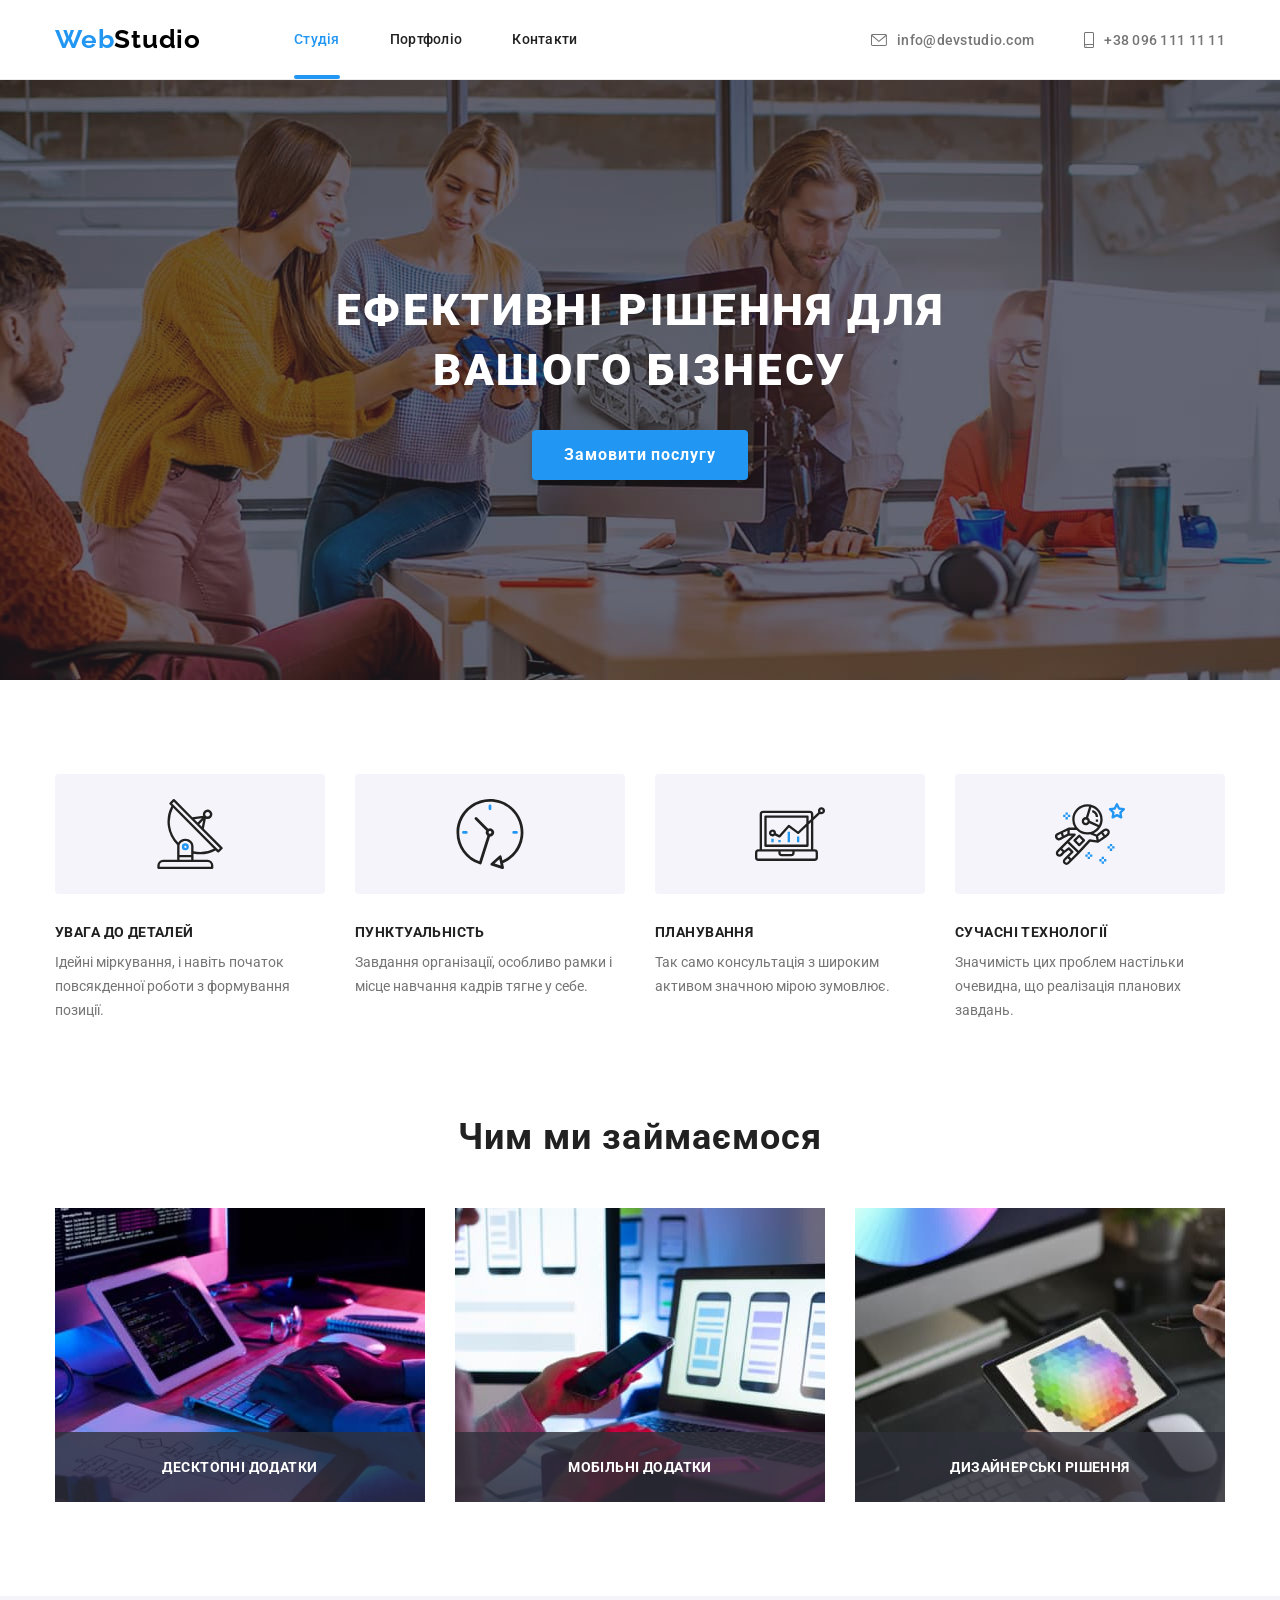
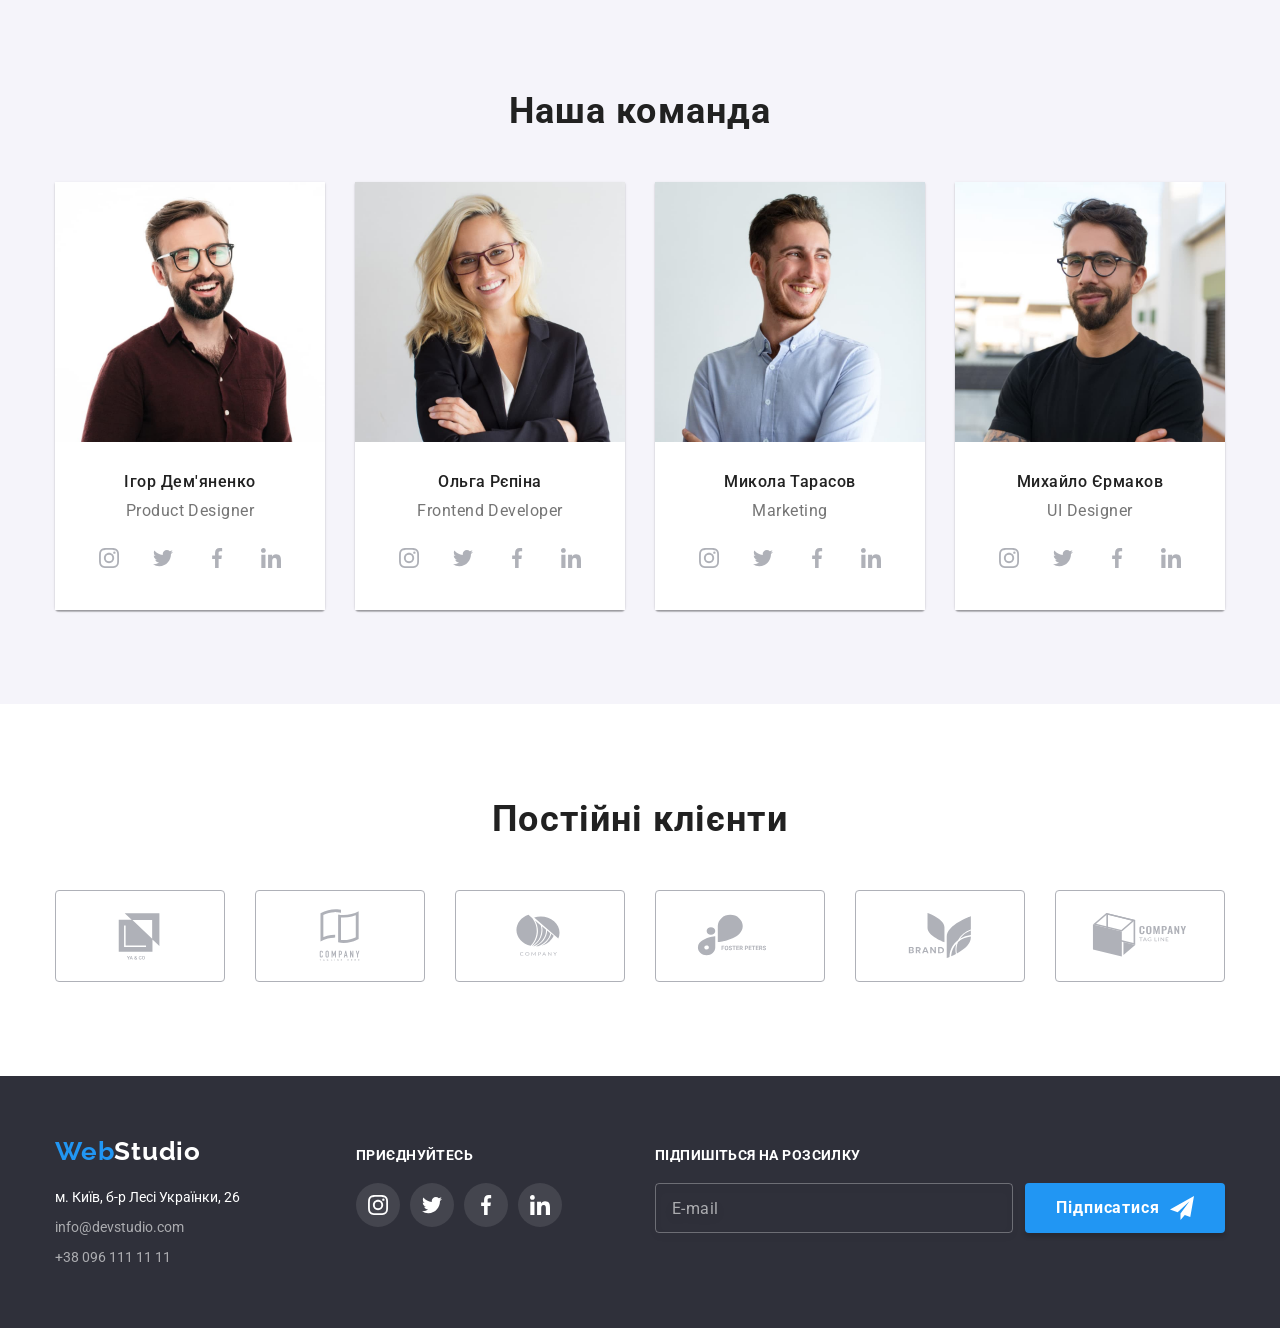
<file: index.html>
<!DOCTYPE html>
<html lang="uk">
	<head>
		<meta charset="UTF-8" />
		<meta http-equiv="X-UA-Compatible" content="IE=edge" />
		<meta name="viewport" content="width=device-width, initial-scale=1.0" />
		<title>Студія</title>
		<!-- Стилі -->
		<link
			href="https://fonts.googleapis.com/css2?family=Raleway:wght@700&family=Roboto:wght@400;500;700;900&display=swap"
			rel="stylesheet"
		/>
		<!-- Нормалізатор -->
		<link
			rel="stylesheet"
			href="https://cdnjs.cloudflare.com/ajax/libs/modern-normalize/1.1.0/modern-normalize.min.css"
			integrity="sha512-wpPYUAdjBVSE4KJnH1VR1HeZfpl1ub8YT/NKx4PuQ5NmX2tKuGu6U/JRp5y+Y8XG2tV+wKQpNHVUX03MfMFn9Q=="
			crossorigin="anonymous"
			referrerpolicy="no-referrer"
		/>
		<!-- Стилі -->
		<link rel="stylesheet" href="./css/styles.css" />
	</head>

	<body>
		<!-- HEADER -->
		<header class="header">
			<div class="header-container container">
				<!-- prettier-ignore -->
				<a href="" lang="en" class="logo">Web<span class="logo-header">Studio</span></a>
				<nav class="header-nav">
					<ul class="list site-nav">
						<li><a href="" class="header-link link current">Студія</a></li>
						<li><a href="./portfolio.html" class="header-link link">Портфоліо</a></li>
						<li><a href="" class="header-link link">Контакти</a></li>
					</ul>
				</nav>
				<div class="header-group">
					<a href="mailto:info@devstudio.com" class="link-contacts">
						<svg class="icon-contacts" width="16px" height="12px">
							<use href="./images/icons.svg#icon-envelope"></use>
						</svg>
						info@devstudio.com
					</a>
					<a href="tel:+380961111111" class="link-contacts">
						<svg class="icon-contacts" width="10px" height="16px">
							<use href="./images/icons.svg#icon-smartphone"></use>
						</svg>
						+38 096 111 11 11
					</a>
				</div>
			</div>
		</header>
		<main>
			<!-- HERO -->
			<section class="hero-section">
				<h1 class="hero-title">Ефективні рішення для вашого бізнесу</h1>
				<button type="button" class="button" data-modal-open>Замовити послугу</button>
			</section>
			<!-- Особливості роботи -->
			<section class="section">
				<div class="container">
					<h2 class="section-title visually-hidden">корпоративні принципи роботи компанії</h2>
					<ul class="list feature-list">
						<li>
							<div class="feature-card">
								<div class="feature-item">
									<svg class="feature-icons" width="70" height="70">
										<use href="./images/icons.svg#icon-antenna"></use>
									</svg>
								</div>
								<h3 class="subtitle">УВАГА ДО ДЕТАЛЕЙ</h3>
								<p class="feature-text">
									Ідейні міркування, і навіть початок повсякденної роботи з формування позиції.
								</p>
							</div>
						</li>
						<li>
							<div class="feature-item">
								<svg class="feature-icons" width="70" height="70">
									<use href="./images/icons.svg#icon-clock"></use>
								</svg>
							</div>
							<h3 class="subtitle">ПУНКТУАЛЬНІСТЬ</h3>
							<p class="feature-text">Завдання організації, особливо рамки і місце навчання кадрів тягне у себе.</p>
						</li>
						<li>
							<div class="feature-item">
								<svg class="feature-icons" width="70" height="70">
									<use href="./images/icons.svg#icon-diagram"></use>
								</svg>
							</div>
							<h3 class="subtitle">ПЛАНУВАННЯ</h3>
							<p class="feature-text">Так само консультація з широким активом значною мірою зумовлює.</p>
						</li>
						<li>
							<div class="feature-item">
								<svg class="feature-icons" width="70" height="70">
									<use href="./images/icons.svg#icon-astronaut"></use>
								</svg>
							</div>
							<h3 class="subtitle">СУЧАСНІ ТЕХНОЛОГІЇ</h3>
							<p class="feature-text">Значимість цих проблем настільки очевидна, що реалізація планових завдань.</p>
						</li>
					</ul>
				</div>
			</section>
			<!-- Зміст роботи -->
			<section class="section not-padding">
				<div class="container">
					<h2 class="section-title">Чим ми займаємося</h2>
					<ul class="list img-box">
						<li class="img-item">
							<img src="./images/img-gallery1.jpg" alt="наша робота" width="370" height="294" />
							<div class="box-overlay">
								<p class="box-text">Десктопні додатки</p>
							</div>
						</li>
						<li class="img-item">
							<img src="./images/img-gallery2.jpg" alt="наша робота" width="370" height="294" />
							<div class="box-overlay">
								<p class="box-text">Мобільні додатки</p>
							</div>
						</li>
						<li class="img-item">
							<img src="./images/img-gallery3.jpg" alt="наша робота" width="370" height="294" />
							<div class="box-overlay">
								<p class="box-text">Дизайнерські рішення</p>
							</div>
						</li>
					</ul>
				</div>
			</section>
			<!-- Команда -->
			<section class="section background">
				<div class="container">
					<h2 class="section-title">Наша команда</h2>
					<ul class="list team-list">
						<li class="team-card">
							<div class="">
								<img src="./images/product-designer.jpg" alt="продукт дизайнер" width="270" height="260" />
								<div class="under-foto">
									<h4 class="team-title">Ігор Дем'яненко</h4>
									<p class="team-text" lang="en">Product Designer</p>
									<ul class="socials list">
										<li class="social-item">
											<a
												class="social-link link"
												href="https://instagram.com"
												target="_blank"
												rel="noopener noreferrer nofollow"
												aria-label="Іконка інстаграм"
											>
												<svg class="social-icon" width="20" height="20">
													<use href="./images/icons.svg#icon-instagram"></use>
												</svg>
											</a>
										</li>
										<li class="social-item">
											<a
												class="social-link link"
												href="https://twitter.com"
												target="_blank"
												rel="noopener noreferrer nofollow"
												aria-label="Іконка твітер"
											>
												<svg class="social-icon" width="20" height="20">
													<use href="./images/icons.svg#icon-twitter"></use>
												</svg>
											</a>
										</li>
										<li class="social-item">
											<a
												class="social-link link"
												href="https://facebook.com"
												target="_blank"
												rel="noopener noreferrer nofollow"
												aria-label="Іконка фейсбук"
											>
												<svg class="social-icon" width="20" height="20">
													<use href="./images/icons.svg#icon-facebook"></use>
												</svg>
											</a>
										</li>
										<li class="social-item">
											<a
												class="social-link link"
												href="https://linkedin.com"
												target="_blank"
												rel="noopener noreferrer nofollow"
												aria-label="Іконка лінкедін"
											>
												<svg class="social-icon" width="20" height="20">
													<use href="./images/icons.svg#icon-linkedin"></use>
												</svg>
											</a>
										</li>
									</ul>
								</div>
							</div>
						</li>
						<li class="team-card">
							<div class="">
								<img src="./images/frontend-developer.jpg" alt="фронтенд розробник" width="270" height="260" />
								<div class="under-foto">
									<h4 class="team-title">Ольга Рєпіна</h4>
									<p class="team-text" lang="en">Frontend Developer</p>
									<ul class="socials list">
										<li class="social-item">
											<a
												class="social-link link"
												href="https://instagram.com"
												target="_blank"
												rel="noopener noreferrer nofollow"
												aria-label="Іконка інстаграм"
											>
												<svg class="social-icon" width="20" height="20">
													<use href="./images/icons.svg#icon-instagram"></use>
												</svg>
											</a>
										</li>
										<li class="social-item">
											<a
												class="social-link link"
												href="https://twitter.com"
												target="_blank"
												rel="noopener noreferrer nofollow"
												aria-label="Іконка твітер"
											>
												<svg class="social-icon" width="20" height="20">
													<use href="./images/icons.svg#icon-twitter"></use>
												</svg>
											</a>
										</li>
										<li class="social-item">
											<a
												class="social-link link"
												href="https://facebook.com"
												target="_blank"
												rel="noopener noreferrer nofollow"
												aria-label="Іконка фейсбук"
											>
												<svg class="social-icon" width="20" height="20">
													<use href="./images/icons.svg#icon-facebook"></use>
												</svg>
											</a>
										</li>
										<li class="social-item">
											<a
												class="social-link link"
												href="https://linkedin.com"
												target="_blank"
												rel="noopener noreferrer nofollow"
												aria-label="Іконка лінкедін"
											>
												<svg class="social-icon" width="20" height="20">
													<use href="./images/icons.svg#icon-linkedin"></use>
												</svg>
											</a>
										</li>
									</ul>
								</div>
							</div>
						</li>
						<li class="team-card">
							<div class="">
								<img src="./images/marketing.jpg" alt="маркетолог" width="270" height="260" />
								<div class="under-foto">
									<h4 class="team-title">Микола Тарасов</h4>
									<p class="team-text" lang="en">Marketing</p>

									<ul class="socials list">
										<li class="social-item">
											<a
												class="social-link link"
												href="https://instagram.com"
												target="_blank"
												rel="noopener noreferrer nofollow"
												aria-label="Іконка інстаграм"
											>
												<svg class="social-icon" width="20" height="20">
													<use href="./images/icons.svg#icon-instagram"></use>
												</svg>
											</a>
										</li>
										<li class="social-item">
											<a
												class="social-link link"
												href="https://twitter.com"
												target="_blank"
												rel="noopener noreferrer nofollow"
												aria-label="Іконка твітер"
											>
												<svg class="social-icon" width="20" height="20">
													<use href="./images/icons.svg#icon-twitter"></use>
												</svg>
											</a>
										</li>
										<li class="social-item">
											<a
												class="social-link link"
												href="https://facebook.com"
												target="_blank"
												rel="noopener noreferrer nofollow"
												aria-label="Іконка фейсбук"
											>
												<svg class="social-icon" width="20" height="20">
													<use href="./images/icons.svg#icon-facebook"></use>
												</svg>
											</a>
										</li>
										<li class="social-item">
											<a
												class="social-link link"
												href="https://linkedin.com"
												target="_blank"
												rel="noopener noreferrer nofollow"
												aria-label="Іконка лінкедін"
											>
												<svg class="social-icon" width="20" height="20">
													<use href="./images/icons.svg#icon-linkedin"></use>
												</svg>
											</a>
										</li>
									</ul>
								</div>
							</div>
						</li>
						<li class="team-card">
							<div class="">
								<img src="./images/ul-designer.jpg" alt="ул дизайнер" width="270" height="260" />
								<div class="under-foto">
									<h4 class="team-title">Михайло Єрмаков</h4>
									<p class="team-text" lang="en">UI Designer</p>

									<ul class="socials list">
										<li class="social-item">
											<a
												class="social-link link"
												href="https://instagram.com"
												target="_blank"
												rel="noopener noreferrer nofollow"
												aria-label="Іконка інстаграм"
											>
												<svg class="social-icon" width="20" height="20">
													<use href="./images/icons.svg#icon-instagram"></use>
												</svg>
											</a>
										</li>
										<li class="social-item">
											<a
												class="social-link link"
												href="https://twitter.com"
												target="_blank"
												rel="noopener noreferrer nofollow"
												aria-label="Іконка твітер"
											>
												<svg class="social-icon" width="20" height="20">
													<use href="./images/icons.svg#icon-twitter"></use>
												</svg>
											</a>
										</li>
										<li class="social-item">
											<a
												class="social-link link"
												href="https://facebook.com"
												target="_blank"
												rel="noopener noreferrer nofollow"
												aria-label="Іконка фейсбук"
											>
												<svg class="social-icon" width="20" height="20">
													<use href="./images/icons.svg#icon-facebook"></use>
												</svg>
											</a>
										</li>
										<li class="social-item">
											<a
												class="social-link link"
												href="https://linkedin.com"
												target="_blank"
												rel="noopener noreferrer nofollow"
												aria-label="Іконка лінкедін"
											>
												<svg class="social-icon" width="20" height="20">
													<use href="./images/icons.svg#icon-linkedin"></use>
												</svg>
											</a>
										</li>
									</ul>
								</div>
							</div>
						</li>
					</ul>
				</div>
			</section>
			<!-- Постійні клієнти -->
			<section class="section">
				<div class="container">
					<h2 class="section-title">Постійні клієнти</h2>
					<ul class="clients-list list">
						<li>
							<a
								class="clients-link link"
								href=""
								target="_blank"
								rel="noopener noreferrer nofollow"
								aria-label="клієнт 1"
							>
								<svg class="client-icon" width="106" height="60">
									<use href="./images/icons.svg#icon-client1"></use>
								</svg>
							</a>
						</li>
						<li>
							<a
								class="clients-link link"
								href=""
								target="_blank"
								rel="noopener noreferrer nofollow"
								aria-label="клієнт 2"
							>
								<svg class="client-icon" width="106" height="60">
									<use href="./images/icons.svg#icon-client2"></use>
								</svg>
							</a>
						</li>
						<li>
							<a
								class="clients-link link"
								href=""
								target="_blank"
								rel="noopener noreferrer nofollow"
								aria-label="клієнт 3"
							>
								<svg class="client-icon" width="106" height="60">
									<use href="./images/icons.svg#icon-client3"></use>
								</svg>
							</a>
						</li>
						<li>
							<a
								class="clients-link link"
								href=""
								target="_blank"
								rel="noopener noreferrer nofollow"
								aria-label="клієнт 4"
							>
								<svg class="client-icon" width="106" height="60">
									<use href="./images/icons.svg#icon-client4"></use>
								</svg>
							</a>
						</li>
						<li>
							<a
								class="clients-link link"
								href=""
								target="_blank"
								rel="noopener noreferrer nofollow"
								aria-label="клієнт 5"
							>
								<svg class="client-icon" width="106" height="60">
									<use href="./images/icons.svg#icon-client5"></use>
								</svg>
							</a>
						</li>
						<li>
							<a
								class="clients-link link"
								href=""
								target="_blank"
								rel="noopener noreferrer nofollow"
								aria-label="клієнт 6"
							>
								<svg class="client-icon" width="106" height="60">
									<use href="./images/icons.svg#icon-client6"></use>
								</svg>
							</a>
						</li>
					</ul>
				</div>
			</section>
		</main>
		<footer class="footer">
			<div class="container footer-container">
				<div class="footer-addresse">
					<!-- prettier-ignore -->
					<a href="" lang="en" class="logo">Web<span class="logo-footer">Studio</span></a>
					<address>
						<ul class="list">
							<li class="addresse">
								<a
									href="https://goo.gl/maps/GXKJQdvFJzr9G8gM8"
									target="_blank"
									rel="noopener noreferrer nofollow"
									class="link-addresse-footer"
								>
									м. Київ, б-р Лесі Українки, 26
								</a>
							</li>
							<li class="addresse">
								<a href="mailto:info@devstudio.com" class="link-contacts-footer">info@devstudio.com</a>
							</li>
							<li class="addresse">
								<a href="tel:+380961111111" class="link-contacts-footer">+38 096 111 11 11</a>
							</li>
						</ul>
					</address>
				</div>
				<div class="footer-socials">
					<h3 class="subtitle subtitle-footer">приєднуйтесь</h3>
					<ul class="socials list">
						<li class="social-item">
							<a
								class="social-link social-link-footer link"
								href="https://instagram.com"
								target="_blank"
								rel="noopener noreferrer nofollow"
								aria-label="Іконка інстаграм"
							>
								<svg class="social-icon" width="20" height="20">
									<use href="./images/icons.svg#icon-instagram"></use>
								</svg>
							</a>
						</li>
						<li class="social-item">
							<a
								class="social-link social-link-footer link"
								href="https://twitter.com"
								target="_blank"
								rel="noopener noreferrer nofollow"
								aria-label="Іконка твітер"
							>
								<svg class="social-icon" width="20" height="20">
									<use href="./images/icons.svg#icon-twitter"></use>
								</svg>
							</a>
						</li>
						<li class="social-item">
							<a
								class="social-link social-link-footer link"
								href="https://facebook.com"
								target="_blank"
								rel="noopener noreferrer nofollow"
								aria-label="Іконка фейсбук"
							>
								<svg class="social-icon" width="20" height="20">
									<use href="./images/icons.svg#icon-facebook"></use>
								</svg>
							</a>
						</li>
						<li class="social-item">
							<a
								class="social-link social-link-footer link"
								href="https://linkedin.com"
								target="_blank"
								rel="noopener noreferrer nofollow"
								aria-label="Іконка лінкедін"
							>
								<svg class="social-icon" width="20" height="20">
									<use href="./images/icons.svg#icon-linkedin"></use>
								</svg>
							</a>
						</li>
					</ul>
				</div>
				<div class="footer-subscription">
					<h3 class="subtitle subtitle-footer">Підпишіться на розсилку</h3>
					<form class="subscription-form">
						<input class="subscription-field" type="email" name="email" placeholder="E-mail" />
						<button class="subscription-button button" type="submit">
							Підписатися
							<svg width="24" height="24">
								<use href="./images/icons.svg#icon-send"></use>
							</svg>
						</button>
					</form>
				</div>
			</div>
		</footer>
		<!-- Модальне вікно -->
		<div class="backdrop is-hidden" data-modal>
			<div class="modal">
				<button class="modal-btn" data-modal-close>
					<svg class="icon-btn" width="18" height="18">
						<use href="./images/icons.svg#icon-close"></use>
					</svg>
				</button>
				<span class="modal-form-title">Залиште свої дані, ми вам передзвонимо</span>
				<form class="modal-form">
					<div class="modal-form-group" role="group">
						<label class="modal-form-label" for="user_name">Ім'я</label>
						<div class="modal-form-wrapper">
							<input class="modal-form-field" type="text" name="name" id="user_name" required />
							<svg class="modal-form-icon" width="18" height="18">
								<use href="./images/icons.svg#icon-person-black"></use>
							</svg>
						</div>
						<label class="modal-form-label" for="user_phone">Телефон</label>
						<div class="modal-form-wrapper">
							<input class="modal-form-field" type="tel" name="phone" id="user_phone" required />
							<svg class="modal-form-icon" width="18" height="18">
								<use href="./images/icons.svg#icon-phone-black"></use>
							</svg>
						</div>
						<label class="modal-form-label" for="user_mail">Пошта</label>
						<div class="modal-form-wrapper">
							<input class="modal-form-field" type="email" name="email" id="user_mail" required />
							<svg class="modal-form-icon" width="18" height="18">
								<use href="./images/icons.svg#icon-email-black"></use>
							</svg>
						</div>
						<label class="modal-form-label" for="user_comment">Коментар</label>
						<textarea
							class="modal-form-comment"
							name="comment"
							id="user_comment"
							rows="10"
							placeholder="Введіть текст"
						></textarea>
					</div>
					<div class="form-agreement">
						<input class="modal-form-checkbox" type="checkbox" name="agreement" id="user_agreement" />
						<label for="user_agreement">
							Погоджуюся з розсилкою та приймаю
							<a href="" class="modal-form-link">Умови договору</a>
						</label>
					</div>
					<button class="modal-form-button button" type="submit">Відправити</button>
				</form>
			</div>
		</div>
		<script src="./js/modal.js"></script>
	</body>
</html>
</file>
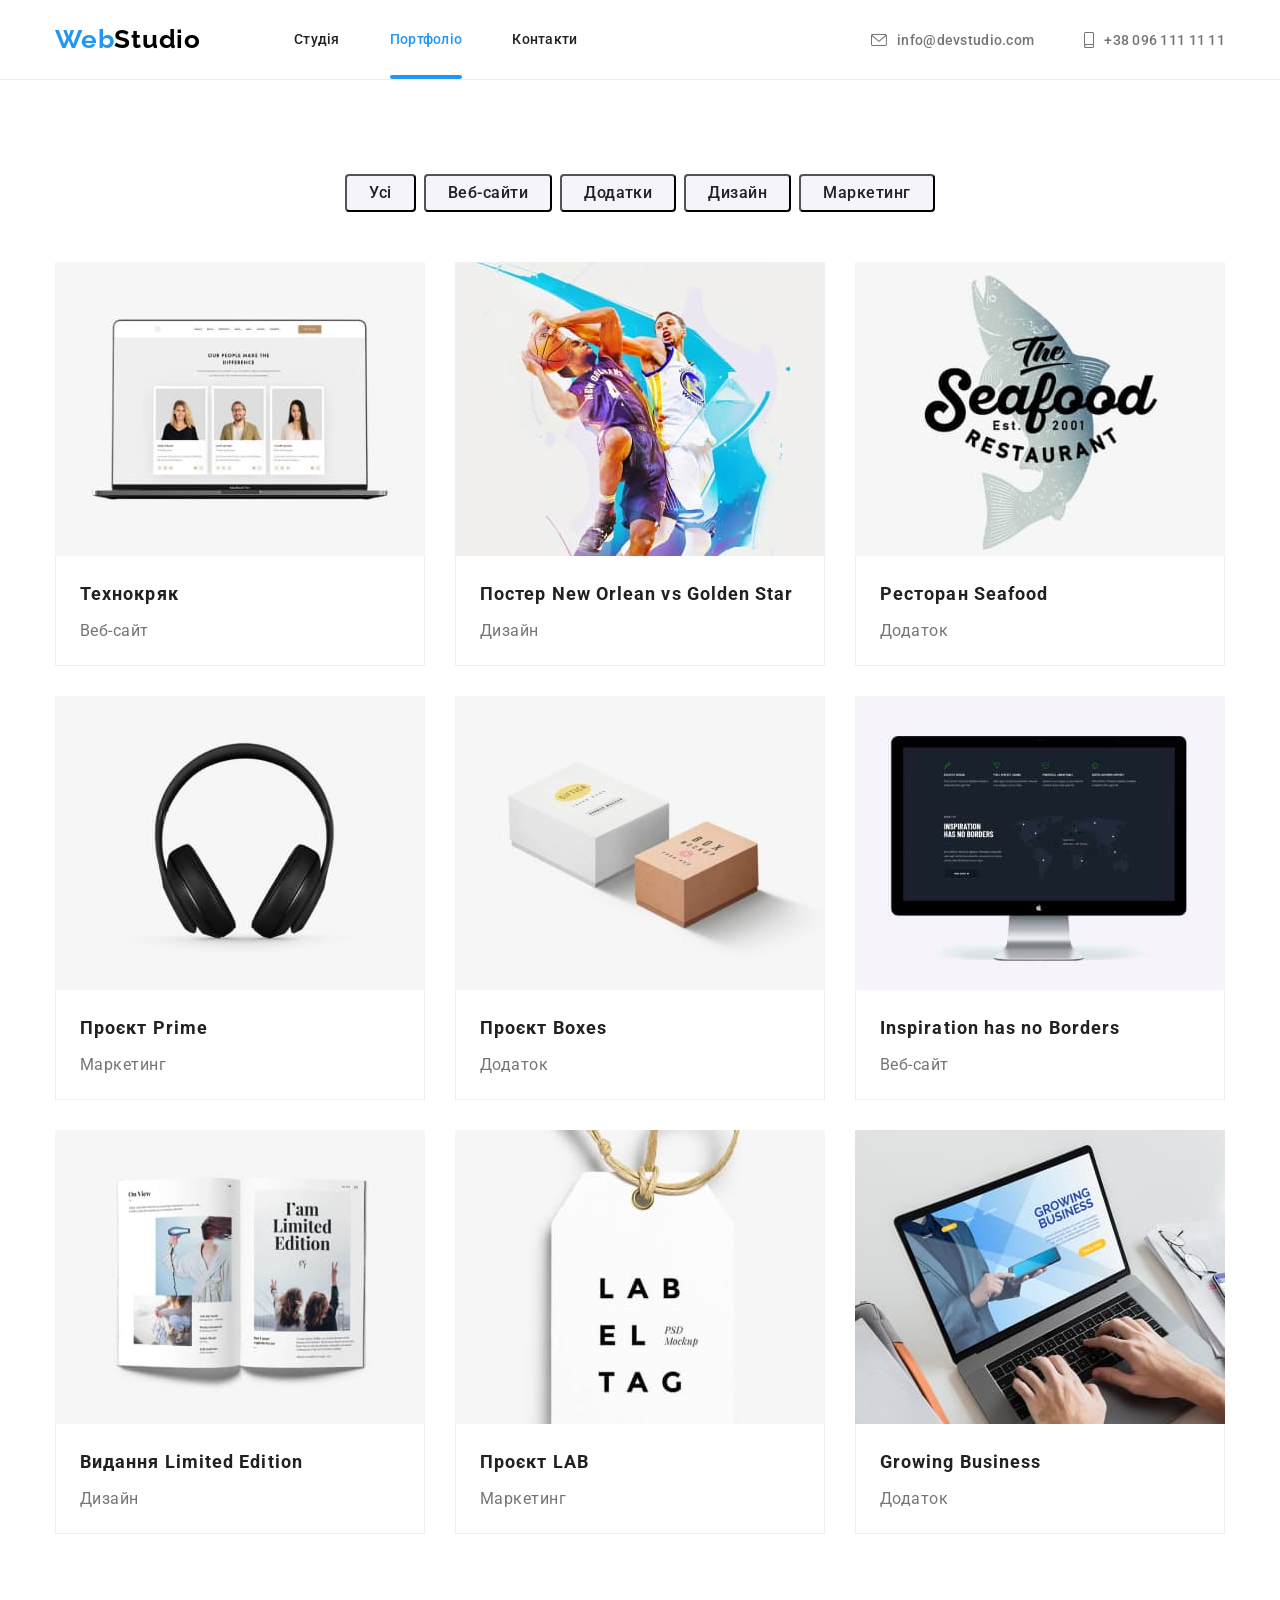
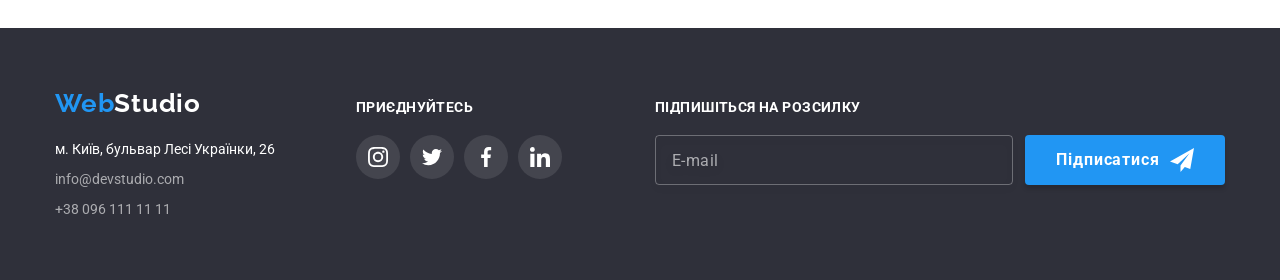
<file: portfolio.html>
<!DOCTYPE html>
<html lang="uk">
  <head>
    <meta charset="UTF-8" />
    <meta http-equiv="X-UA-Compatible" content="IE=edge" />
    <meta name="viewport" content="width=device-width, initial-scale=1.0" />
    <title>Портфоліо</title>
    <!-- Стилі -->
    <link
      href="https://fonts.googleapis.com/css2?family=Raleway:wght@700&family=Roboto:wght@400;500;700;900&display=swap"
      rel="stylesheet"
    />
    <!-- Нормалізатор -->
    <link
      rel="stylesheet"
      href="https://cdnjs.cloudflare.com/ajax/libs/modern-normalize/1.1.0/modern-normalize.min.css"
      integrity="sha512-wpPYUAdjBVSE4KJnH1VR1HeZfpl1ub8YT/NKx4PuQ5NmX2tKuGu6U/JRp5y+Y8XG2tV+wKQpNHVUX03MfMFn9Q=="
      crossorigin="anonymous"
      referrerpolicy="no-referrer"
    />
    <!-- Стилі -->
    <link rel="stylesheet" href="./css/styles.css" />
  </head>
  <body>
    <!-- HEADER -->
    <header class="header">
      <div class="header-container container">
        <!-- prettier-ignore -->
        <a href="" lang="en" class="logo">Web<span class="logo-header">Studio</span></a>
        <nav class="header-nav">
          <ul class="list site-nav">
            <li><a href="./index.html" class="header-link link">Студія</a></li>
            <li><a href="" class="header-link link current">Портфоліо</a></li>
            <li><a href="" class="header-link link">Контакти</a></li>
          </ul>
        </nav>
        <div class="header-group">
          <a href="mailto:info@devstudio.com" class="link-contacts">
            <svg class="icon-contacts" width="16px" height="12px">
              <use href="./images/icons.svg#icon-envelope"></use>
            </svg>
            info@devstudio.com</a
          >
          <a href="tel:+380961111111" class="link-contacts">
            <svg class="icon-contacts" width="10px" height="16px">
              <use href="./images/icons.svg#icon-smartphone"></use>
            </svg>
            +38 096 111 11 11</a
          >
        </div>
      </div>
    </header>
    <main>
      <section class="section">
        <div class="container">
          <h1 class="visually-hidden">Портфоліо</h1>
          <!-- Фільтр -->
          <ul class="filter list">
            <li><button class="filter-button" type="button">Усі</button></li>
            <li><button class="filter-button" type="button">Веб-сайти</button></li>
            <li><button class="filter-button" type="button">Додатки</button></li>
            <li><button class="filter-button" type="button">Дизайн</button></li>
            <li><button class="filter-button" type="button">Маркетинг</button></li>
          </ul>
          <!-- Проекти -->
          <ul class="project-list list">
            <li class="card-project">
              <div>
                <div class="project-thumb">
                  <img src="./images/techno.jpg" alt="вебсайт технокряк" width="370" height="294" />
                  <div class="project-overlay">
                    <p class="text-project-overlay">
                      Ресурс пропонує комплексні пропозиції з різним рівнем функціоналу та сервісів.
                      Все це дозволить відвідувачу отримати вичерпні відомості про компанію чи
                      приватну особу.
                    </p>
                  </div>
                </div>
                <div class="name-project">
                  <h2 class="title-portfolio">Технокряк</h2>
                  <p class="text-project">Веб-сайт</p>
                </div>
              </div>
            </li>
            <li class="card-project">
              <div>
                <div class="project-thumb">
                  <img
                    src="./images/basket.jpg"
                    alt="постер баскетбольного матчу"
                    width="370"
                    height="294"
                  />
                  <div class="project-overlay">
                    <p class="text-project-overlay">
                      Ресурс пропонує комплексні пропозиції з різним рівнем функціоналу та сервісів.
                      Все це дозволить відвідувачу отримати вичерпні відомості про компанію чи
                      приватну особу.
                    </p>
                  </div>
                </div>
                <div class="name-project">
                  <h2 class="title-portfolio">
                    Постер
                    <span lang="en">New Orlean vs Golden Star</span>
                  </h2>
                  <p class="text-project">Дизайн</p>
                </div>
              </div>
            </li>
            <li class="card-project">
              <div>
                <div class="project-thumb">
                  <img
                    src="./images/seafood.jpg"
                    alt="додаток ресторан сайфуд"
                    width="370"
                    height="294"
                  />
                  <div class="project-overlay">
                    <p class="text-project-overlay">
                      Ресурс пропонує комплексні пропозиції з різним рівнем функціоналу та сервісів.
                      Все це дозволить відвідувачу отримати вичерпні відомості про компанію чи
                      приватну особу.
                    </p>
                  </div>
                </div>
                <div class="name-project">
                  <h2 class="title-portfolio">
                    Ресторан
                    <span lang="en">Seafood</span>
                  </h2>
                  <p class="text-project">Додаток</p>
                </div>
              </div>
            </li>
            <li class="card-project">
              <div>
                <div class="projeck-thumb">
                  <div class="project-thumb">
                    <img
                      src="./images/prime.jpg"
                      alt="маркетинговий проєкт прайм"
                      width="370"
                      height="294"
                    />
                    <div class="project-overlay">
                      <p class="text-project-overlay">
                        Ресурс пропонує комплексні пропозиції з різним рівнем функціоналу та
                        сервісів. Все це дозволить відвідувачу отримати вичерпні відомості про
                        компанію чи приватну особу.
                      </p>
                    </div>
                  </div>
                </div>
                <div class="name-project">
                  <h2 class="title-portfolio">
                    Проєкт
                    <span lang="en">Prime</span>
                  </h2>
                  <p class="text-project">Маркетинг</p>
                </div>
              </div>
            </li>
            <li class="card-project">
              <div>
                <div class="project-thumb">
                  <img
                    src="./images/boxes.jpg"
                    alt="додаток проєкт боксес"
                    width="370"
                    height="294"
                  />
                  <div class="project-overlay">
                    <p class="text-project-overlay">
                      Ресурс пропонує комплексні пропозиції з різним рівнем функціоналу та сервісів.
                      Все це дозволить відвідувачу отримати вичерпні відомості про компанію чи
                      приватну особу.
                    </p>
                  </div>
                </div>
                <div class="name-project">
                  <h2 class="title-portfolio">
                    Проєкт
                    <span lang="en">Boxes</span>
                  </h2>
                  <p class="text-project">Додаток</p>
                </div>
              </div>
            </li>
            <li class="card-project">
              <div>
                <div class="project-thumb">
                  <img
                    src="./images/borders.jpg"
                    alt="вебсайт натхнення немає кордонів"
                    width="370"
                    height="294"
                  />
                  <div class="project-overlay">
                    <p class="text-project-overlay">
                      Ресурс пропонує комплексні пропозиції з різним рівнем функціоналу та сервісів.
                      Все це дозволить відвідувачу отримати вичерпні відомості про компанію чи
                      приватну особу.
                    </p>
                  </div>
                </div>
                <div class="name-project">
                  <h2 class="title-portfolio" lang="en">Inspiration has no Borders</h2>
                  <p class="text-project">Веб-сайт</p>
                </div>
              </div>
            </li>
            <li class="card-project">
              <div>
                <div class="project-thumb">
                  <img
                    src="./images/limited-edition.jpg"
                    alt="дизайн видання обмежена серія"
                    width="370"
                    height="294"
                  />
                  <div class="project-overlay">
                    <p class="text-project-overlay">
                      Ресурс пропонує комплексні пропозиції з різним рівнем функціоналу та сервісів.
                      Все це дозволить відвідувачу отримати вичерпні відомості про компанію чи
                      приватну особу.
                    </p>
                  </div>
                </div>
                <div class="name-project">
                  <h2 class="title-portfolio">
                    Видання
                    <span lang="en">Limited Edition</span>
                  </h2>
                  <p class="text-project">Дизайн</p>
                </div>
              </div>
            </li>
            <li class="card-project">
              <div>
                <div class="project-thumb">
                  <img
                    src="./images/lab.jpg"
                    alt="маркетинговий проєкт лаб"
                    width="370"
                    height="294"
                  />
                  <div class="project-overlay">
                    <p class="text-project-overlay">
                      Ресурс пропонує комплексні пропозиції з різним рівнем функціоналу та сервісів.
                      Все це дозволить відвідувачу отримати вичерпні відомості про компанію чи
                      приватну особу.
                    </p>
                  </div>
                </div>
                <div class="name-project">
                  <h2 class="title-portfolio">
                    Проєкт
                    <span lang="en">LAB</span>
                  </h2>
                  <p class="text-project">Маркетинг</p>
                </div>
              </div>
            </li>
            <li class="card-project">
              <div>
                <div class="project-thumb">
                  <img
                    src="./images/busines.jpg"
                    alt="додаток зростаючий бізнес"
                    width="370"
                    height="294"
                  />
                  <div class="project-overlay">
                    <p class="text-project-overlay">
                      Ресурс пропонує комплексні пропозиції з різним рівнем функціоналу та сервісів.
                      Все це дозволить відвідувачу отримати вичерпні відомості про компанію чи
                      приватну особу.
                    </p>
                  </div>
                </div>
                <div class="name-project">
                  <h2 class="title-portfolio" lang="en">Growing Business</h2>
                  <p class="text-project">Додаток</p>
                </div>
              </div>
            </li>
          </ul>
        </div>
      </section>
    </main>
    <footer class="footer">
      <div class="container footer-container">
        <div class="footer-addresse">
          <!-- prettier-ignore -->
          <a href="" lang="en" class="logo">Web<span class="logo-footer">Studio</span></a>
          <address>
            <ul class="list">
              <li class="addresse">
                <a
                  href="https://goo.gl/maps/GXKJQdvFJzr9G8gM8"
                  target="_blank"
                  rel="noopener noreferrer nofollow"
                  class="link-addresse-footer"
                >
                  м. Київ, бульвар Лесі Українки, 26
                </a>
              </li>
              <li class="addresse">
                <a href="mailto:info@devstudio.com" class="link-contacts-footer"
                  >info@devstudio.com</a
                >
              </li>
              <li class="addresse">
                <a href="tel:+380961111111" class="link-contacts-footer">+38 096 111 11 11</a>
              </li>
            </ul>
          </address>
        </div>
        <div class="footer-socials">
          <h3 class="subtitle subtitle-footer">приєднуйтесь</h3>
          <ul class="socials list">
            <li class="social-item">
              <a
                class="social-link social-link-footer link"
                href="https://instagram.com"
                target="_blank"
                rel="noopener noreferrer nofollow"
                aria-label="Іконка інстаграм"
              >
                <svg class="social-icon" width="20" height="20">
                  <use href="./images/icons.svg#icon-instagram"></use>
                </svg>
              </a>
            </li>
            <li class="social-item">
              <a
                class="social-link social-link-footer link"
                href="https://twitter.com"
                target="_blank"
                rel="noopener noreferrer nofollow"
                aria-label="Іконка твітер"
              >
                <svg class="social-icon" width="20" height="20">
                  <use href="./images/icons.svg#icon-twitter"></use>
                </svg>
              </a>
            </li>
            <li class="social-item">
              <a
                class="social-link social-link-footer link"
                href="https://facebook.com"
                target="_blank"
                rel="noopener noreferrer nofollow"
                aria-label="Іконка фейсбук"
              >
                <svg class="social-icon" width="20" height="20">
                  <use href="./images/icons.svg#icon-facebook"></use>
                </svg>
              </a>
            </li>
            <li class="social-item">
              <a
                class="social-link social-link-footer link"
                href="https://linkedin.com"
                target="_blank"
                rel="noopener noreferrer nofollow"
                aria-label="Іконка лінкедін"
              >
                <svg class="social-icon" width="20" height="20">
                  <use href="./images/icons.svg#icon-linkedin"></use>
                </svg>
              </a>
            </li>
          </ul>
        </div>
        <div class="footer-subscription">
          <h3 class="subtitle subtitle-footer">Підпишіться на розсилку</h3>
          <form class="subscription-form">
            <input class="subscription-field" type="email" name="email" placeholder="E-mail" />
            <button class="subscription-button button" type="submit">
              Підписатися
              <svg width="24" height="24">
                <use href="./images/icons.svg#icon-send"></use>
              </svg>
            </button>
          </form>
        </div>
      </div>
    </footer>
  </body>
</html>
</file>
<file: css/styles.css>
/* основний колір тексту #757575 */
/* колір заголовків h3 #212121 */
/* основний колір фону #FFFFFF */
/* додатковий колір фону #F5F4FA */
/* колір геро и футера #2F303A */
/* колір контактів футера rgba(255, 255, 255, 0.6); */
/* колір логотип, кнопка, підсвітка #2196F3*/
/* колір кнопка активна #188CE8 */
/* колір фону героя #c4c4c4 */
/* колір градієнта #2f303a66 */
/* колір іконок клієнтів #AFB1B8 */

/* призначення змінних */
:root {
	/* кольори */
	--primary-text-color: #757575;
	--title-text-color: #212121;
	--basic-white-color: #ffffff;
	--logo-web: #2196f3;
	--logo-header: #000000;
	--hero-footer-bgc: #2f303a;
	--contacts-footer-colors: #ffffff99;
	--secondary-bgc: #f5f4fa;
	--button-activ-color: #188ce8;
	--hero-bgc: #c4c4c4;
	--hero-gradient: #2f303a66;
	--client-link-color: #afb1b8;
	/* відступ у сітках */
	--indent: 30px;
	/* властивості переходів */
	--anim-time: 250ms;
	--anim-ft: cubic-bezier(0.4, 0, 0.2, 1);
}

/* body */
body {
	font-family: Roboto, sans-serif;
	font-size: 14px;

	color: var(--primary-text-color);
	background-color: var(--basic-white-color);
}

.background {
	background-color: var(--secondary-bgc);
}

h1,
h2,
h3,
h4,
h5,
h6,
p {
	margin: 0;
}
.list {
	margin: 0;
	padding: 0;

	list-style: none;
}

.container {
	width: 1200px;
	padding-left: 15px;
	padding-right: 15px;
	margin-left: auto;
	margin-right: auto;

	/* outline: 2px solid red; */
}

img {
	display: block;
	max-width: 100%;
	height: auto;
}

.visually-hidden {
	position: absolute;
	white-space: nowrap;
	width: 1px;
	height: 1px;
	overflow: hidden;
	border: 0;
	padding: 0;
	clip: rect(0 0 0 0);
	clip-path: inset(50%);
	margin: -1px;
}

/* Header */

.header {
	border-bottom: 1px solid #ececec;
}
/* логотип*/
.logo {
	margin-right: 93px;

	font-weight: 700;
	font-size: 26px;
	line-height: calc(31 / 26);
	letter-spacing: 0.03em;
	text-decoration: none;

	color: var(--logo-web);
	font-family: "Raleway";
}
.logo-header {
	color: var(--logo-header);
}

/* кнопки навігації */
.site-nav .link {
	position: relative;

	font-weight: 500;
	font-size: 14px;
	line-height: calc(16 / 14);
	letter-spacing: 0.02em;
	text-decoration: none;

	color: var(--title-text-color);

	transition-property: color;
	transition-duration: var(--anim-time);
	transition-timing-function: var(--anim-ft);
}

.site-nav .link:hover,
.site-nav .link:focus {
	color: var(--logo-web);
}

.link.current {
	color: var(--logo-web);
}

.link.current::after {
	position: absolute;
	bottom: -1px;
	left: 0;

	content: "";
	width: 100%;
	height: 4px;

	border-radius: 2px;
	background-color: var(--logo-web);
}

.header-nav {
	margin-right: auto;
}

/* ссилки на пошту і телефон */
.link-contacts {
	display: flex;
	align-items: center;
	gap: 10px;

	font-weight: 500;
	font-size: 14px;
	line-height: calc(16 / 14);
	letter-spacing: 0.02em;
	text-decoration: none;
	color: var(--primary-text-color);

	transition-property: color;
	transition-duration: var(--anim-time);
	transition-timing-function: var(--anim-ft);
}

.icon-contacts {
	fill: currentColor;
}

.link-contacts:hover,
.link-contacts:focus {
	color: var(--logo-web);
}

/* Флекс хедера */
.header-container {
	display: flex;
	align-items: center;
}

.site-nav {
	display: flex;
	align-items: center;
	gap: 50px;
}

.header-group {
	display: flex;
	align-items: center;
	gap: 50px;
}

.header-link,
.link-contacts {
	padding-top: 32px;
	padding-bottom: 31px;
}

/* HERO */

.hero-section {
	max-width: 1600px;
	height: 600px;
	padding: 200px 0;
	margin: 0 auto;

	text-align: center;

	background-color: var(--hero-bgc);
	background-image: linear-gradient(var(--hero-gradient), var(--hero-gradient)), url(../images/img-bgi.jpg);
	background-repeat: no-repeat;
	background-size: cover;
	background-position: center;
}
.hero-title {
	width: 696px;
	margin: 0 auto 30px;

	font-weight: 900;
	font-size: 44px;
	line-height: calc(60 / 44);
	letter-spacing: 0.06em;
	text-transform: uppercase;

	color: var(--basic-white-color);
}

.button {
	display: flex;
	justify-content: center;
	align-items: center;
	margin: 0 auto;

	width: 216px;
	height: 50px;
	padding: 0;

	font-weight: 700;
	font-size: 16px;
	line-height: calc(30 / 16);
	letter-spacing: 0.06em;
	color: var(--basic-white-color);

	background-color: var(--logo-web);
	border: none;
	box-shadow: 0px 4px 4px #00000026;
	border-radius: 4px;
	cursor: pointer;

	transition-property: background-color;
	transition-duration: var(--anim-time);
	transition-timing-function: var(--anim-ft);
}

.button:hover,
.button:focus {
	background-color: var(--button-activ-color);
}

/* Main */

.section {
	padding-top: 94px;
	padding-bottom: 94px;

	/* background-color: aquamarine; */
}
.not-padding {
	padding-top: 0;
}
.section-title {
	margin-bottom: 50px;

	font-weight: 700;
	font-size: 36px;
	line-height: calc(42 / 36);
	text-align: center;
	letter-spacing: 0.03em;

	color: var(--title-text-color);
}

/* Особливості роботи */

.subtitle {
	margin-bottom: 10px;

	font-weight: 700;
	font-size: 14px;
	line-height: calc(16 / 14);
	letter-spacing: 0.03em;
	text-transform: uppercase;

	color: var(--title-text-color);
}

.feature-item {
	display: flex;
	width: 270px;
	height: 120px;
	justify-content: center;
	align-items: center;
	margin-bottom: 30px;

	background-color: var(--secondary-bgc);

	border-radius: 4px;
}

.feature-text {
	width: 270px;

	line-height: calc(24 / 14);
}
.feature-list {
	display: flex;
}

.feature-list > li:not(:last-child) {
	margin-right: 30px;
}

/* Зміст роботи */

.img-box {
	display: flex;
	flex-wrap: wrap;
	gap: var(--indent);
	--items: 3;
}

.img-item {
	position: relative;

	flex-basis: calc((100%- (var(--items)-1) * var(--indent))) / var(--items);
}

.box-overlay {
	position: absolute;
	bottom: 0;

	display: flex;
	justify-content: center;
	align-items: center;
	width: 100%;
	height: 70px;

	background: #2f303acc;
}

.box-text {
	font-weight: 700;
	font-size: 14px;
	line-height: calc(16 / 14);
	letter-spacing: 0.03em;
	text-transform: uppercase;
	color: var(--basic-white-color);
}

/* Команда */

.team-title {
	margin-bottom: 10px;

	font-weight: 500;
	font-size: 16px;
	line-height: calc(19 / 16);
	letter-spacing: 0.03em;

	color: var(--title-text-color);
}

.team-text {
	margin-bottom: 16px;

	font-weight: 400;
	font-size: 16px;
	line-height: calc(19 / 16);
	text-align: center;
	letter-spacing: 0.03em;
}

.under-foto {
	padding: 30px 0;

	text-align: center;
	width: 270px;

	background-color: var(--basic-white-color);
}

.team-list {
	display: flex;
	flex-wrap: wrap;
	gap: var(--indent);
	--items: 4;
}

.team-card {
	flex-basis: calc((100%- (var(--items)-1) * var(--indent))) / var(--items);

	border-radius: 0px 0px 4px 4px;
	box-shadow: 0px 1px 3px rgba(0, 0, 0, 0.12), 0px 1px 1px rgba(0, 0, 0, 0.14), 0px 2px 1px rgba(0, 0, 0, 0.2);
}

.socials {
	display: flex;
	justify-content: center;
	align-items: center;
	gap: 10px;
}

.social-item {
	width: 44px;
	height: 44px;
}

.social-link {
	display: flex;
	justify-content: center;
	align-items: center;
	width: 100%;
	height: 100%;

	color: #afb1b8;

	background-color: var(--basic-white-color);
	border-radius: 50%;

	transition-property: color, background-color;
	transition-duration: var(--anim-time);
	transition-timing-function: var(--anim-ft);
}

.social-icon {
	fill: currentColor;
}

.social-link:hover,
.social-link:focus {
	color: var(--basic-white-color);

	background-color: #2196f3;
}

/* Постійні клієнти */

.clients-list {
	display: flex;
	justify-content: center;
	align-items: center;
	gap: 30px;
}
.clients-list > li {
	width: 170px;
	height: 92px;
}

.clients-link {
	display: flex;
	justify-content: center;
	align-items: center;
	width: 100%;
	height: 100%;

	color: var(--client-link-color);

	border: 1px solid var(--client-link-color);
	border-radius: 4px;

	transition-property: color, border;
	transition-duration: var(--anim-time);
	transition-timing-function: var(--anim-ft);
}

.client-icon {
	fill: currentColor;
}

.clients-link:hover,
.clients-link:focus {
	color: var(--logo-web);

	border: 1px solid var(--logo-web);
}

/* FOOTER */

.footer {
	padding: 60px 0;

	line-height: calc(21 / 14);

	background-color: var(--hero-footer-bgc);
}
.logo-footer {
	color: var(--basic-white-color);
}

.link-addresse-footer {
	text-decoration: none;
	font-style: normal;

	color: var(--basic-white-color);

	transition-property: color;
	transition-duration: var(--anim-time);
	transition-timing-function: var(--anim-ft);
}

.link-addresse-footer:hover,
.link-addresse-footer:focus {
	color: var(--logo-web);
}

.link-contacts-footer {
	text-decoration: none;
	font-style: normal;

	color: var(--contacts-footer-colors);

	transition-property: color;
	transition-duration: var(--anim-time);
	transition-timing-function: var(--anim-ft);
}

address {
	margin-top: 20px;
}

.addresse:not(:last-child) {
	margin-bottom: 9px;
}

.link-contacts-footer:hover,
.link-contacts-footer:focus {
	color: var(--logo-web);
}

.subtitle-footer {
	margin-bottom: 20px;

	color: var(--basic-white-color);
}
.footer-container {
	display: flex;
	align-items: baseline;
}

.footer-addresse {
	width: 231px;
	margin-right: 70px;
}

.social-link-footer {
	background-color: #ffffff1a;
}

.social-link-footer > .social-icon {
	fill: var(--basic-white-color);
}

.footer-socials {
	margin-right: 93px;
}

.footer-subscription {
	flex-grow: 1;
	width: 100%;
}

.subscription-form {
	display: flex;
	justify-content: flex-end;
	align-items: center;
	gap: 12px;
}

.subscription-field {
	display: flex;
	align-items: center;
	width: 358px;
	height: 50px;
	padding: 0 0 0 16px;

	font-weight: 400;
	font-size: 16px;
	line-height: calc(20 / 16);
	letter-spacing: 0.03em;
	color: #ffffff;

	background-color: transparent;
	border: 1px solid #ffffff4d;
	border-radius: 4px;
	filter: drop-shadow(0px 4px 4px #00000026);
	outline: 1px solid transparent;

	transition-property: border;
	transition-duration: var(--anim-time);
	transition-timing-function: var(--anim-ft);
}

.subscription-field:focus {
	border: 1px solid var(--logo-web);
}

.subscription-field::placeholder {
	font-weight: 400;
	font-size: 16px;
	line-height: calc(20 / 16);
	letter-spacing: 0.03em;
	color: #ffffff99;
}

.subscription-form .subscription-button {
	gap: 10px;
	width: 200px;
	height: 50px;
}

.subscription-button > svg {
	fill: var(--basic-white-color);
}

/* Портфоліо */

.filter-button {
	display: flex;
	justify-content: center;
	align-items: center;
	height: 38px;
	padding: 0 22px;

	font-weight: 500;
	font-size: 16px;
	line-height: calc(26 / 16);
	letter-spacing: 0.03em;
	color: var(--title-text-color);

	background-color: var(--secondary-bgc);
	border-radius: 4px;
	cursor: pointer;

	transition-property: color, background-color, box-shadow;
	transition-duration: var(--anim-time);
	transition-timing-function: var(--anim-ft);
}

.filter {
	display: flex;
	gap: 8px;
	justify-content: center;
	align-items: center;
	margin-bottom: 50px;
}

.filter-button:hover,
.filter-button:focus {
	color: var(--basic-white-color);

	background-color: var(--logo-web);

	box-shadow: 0px 3px 1px #0000001a, 0px 1px 2px #00000014, 0px 2px 2px #0000001f;
}

.title-portfolio {
	margin-bottom: 4px;

	font-weight: 700;
	font-size: 18px;
	line-height: calc(36 / 18);
	letter-spacing: 0.06em;

	color: var(--title-text-color);
}

.name-project {
	width: 370px;
	padding: 20px 24px 19px;

	border-right: 1px solid #eeeeee;
	border-bottom: 1px solid #eeeeee;
	border-left: 1px solid #eeeeee;
}

.text-project {
	font-size: 16px;
	line-height: calc(30 / 16);
	letter-spacing: 0.03em;
}

.project-list {
	display: flex;
	flex-wrap: wrap;
	gap: var(--indent);

	--items: 3;
}

.card-project {
	max-height: 404px;
	flex-basis: calc((100%- (var(--items)-1) * var(--indent))) / var(--items);

	transition-property: box-shadow;
	transition-duration: var(--anim-time);
	transition-timing-function: var(--anim-ft);
}

.card-project:hover,
.card-project:focus {
	box-shadow: 0px 1px 1px #0000001f, 0px 4px 4px #0000000f, 1px 4px 6px #00000029;
}

.project-thumb {
	position: relative;
	overflow: hidden;
}

.project-overlay {
	position: absolute;
	top: 0;
	left: 0;

	display: flex;
	align-items: center;

	padding: 0 24px;
	width: 100%;
	height: 100%;

	background: #2196f3e6;

	transform: translateY(100%);
	transition-property: transform;
	transition-duration: var(--anim-time);
	transition-timing-function: var(--anim-ft);

	user-select: none;
}

.text-project-overlay {
	font-weight: 400;
	font-size: 18px;
	line-height: calc(28 / 18);
	letter-spacing: 0.03em;
	color: var(--basic-white-color);
}

.card-project:hover .project-overlay {
	transform: translateY(0);
}

/* Модальне вікно */

.backdrop {
	position: fixed;
	top: 0;
	left: 0;

	width: 100%;
	height: 100%;

	background-color: #00000033;

	opacity: 1;
	visibility: visible;

	transition-property: opacity, visibility;
	transition-duration: var(--anim-time);
	transition-timing-function: var(--anim-ft);
}

.backdrop.is-hidden {
	opacity: 0;
	visibility: hidden;
	pointer-events: none;
}

.modal {
	position: absolute;
	top: 50%;
	left: 50%;
	transform: translateX(-50%) translateY(-50%) scale(1);

	width: 528px;
	height: 581px;
	padding: 40px;

	background: var(--basic-white-color);
	box-shadow: 0px 1px 3px rgba(0, 0, 0, 0.12), 0px 1px 1px rgba(0, 0, 0, 0.14), 0px 2px 1px rgba(0, 0, 0, 0.2);
	border-radius: 4px;

	transition-property: transform;
	transition-duration: var(--anim-time);
	transition-timing-function: var(--anim-ft);
}

.backdrop.is-hidden .modal {
	transform: translate(-50%, 75%) scale(0.2);
}

.modal-btn {
	position: absolute;
	top: 8px;
	right: 8px;

	padding: 0;
	display: inline-flex;
	justify-content: center;
	align-items: center;

	width: 30px;
	height: 30px;

	color: #0000001a;

	border-radius: 50%;
	background: var(--basic-white-color);
	border: 1px solid #0000001a;
	cursor: pointer;

	transition-property: fill;
	transition-duration: var(--anim-time);
	transition-timing-function: var(--anim-ft);
}

.modal-btn {
	fill: #000000;
}

.modal-btn:hover {
	fill: var(--logo-web);
}

.modal-form-title {
	display: block;
	margin-bottom: 12px;

	font-weight: 700;
	font-size: 20px;
	line-height: calc(23 / 20);
	letter-spacing: 0.03em;
	text-align: center;
	color: var(--title-text-color);
}

.modal-form-label {
	display: block;
	margin-bottom: 4px;

	font-size: 12px;
	line-height: calc(14 / 12);
	letter-spacing: 0.01em;
}

.modal-form-wrapper {
	position: relative;

	margin-bottom: 10px;
}

.modal-form-field {
	width: 100%;
	height: 40px;
	padding-left: 42px;

	border: 1px solid #21212133;
	border-radius: 4px;
	outline: 1px solid transparent;

	transition-property: border;
	transition-duration: var(--anim-time);
	transition-timing-function: var(--anim-ft);
}

.modal-form-field:focus {
	border: 1px solid var(--logo-web);
}

.modal-form-icon {
	position: absolute;
	top: 50%;
	left: 12px;
	transform: translateY(-50%);

	fill: var(--title-text-color);

	transition-property: fill;
	transition-duration: var(--anim-time);
	transition-timing-function: var(--anim-ft);
}

.modal-form-field:focus + .modal-form-icon {
	fill: var(--logo-web);
}

.modal-form-comment {
	width: 100%;
	height: 120px;
	padding: 12px 16px;
	margin-bottom: 20px;

	font-size: 12px;
	line-height: calc(14 / 12);
	letter-spacing: 0.01em;
	color: #212121;

	border: 1px solid #21212133;
	border-radius: 4px;
	outline: 1px solid transparent;

	resize: none;

	transition-property: border;
	transition-duration: var(--anim-time);
	transition-timing-function: var(--anim-ft);
}

.modal-form-comment:focus {
	border: 1px solid var(--logo-web);
}

.modal-form-comment::placeholder {
	font-size: 12px;
	line-height: calc(14 / 12);
	letter-spacing: 0.01em;
	color: #75757580;
}

.form-agreement {
	display: flex;
	justify-content: center;
	align-items: center;
	gap: 8px;
	margin-bottom: 30px;
}

.form-agreement label {
	line-height: calc(24 / 14);
	letter-spacing: 0.03em;

	user-select: none;
}

.modal-form-checkbox {
	appearance: none;

	width: 16px;
	height: 15px;

	border: 1px solid var(--primary-text-color);
	border-radius: 2px;

	background-size: 0;
	background-image: url("data:image/svg+xml,%3Csvg width='13' height='10' viewBox='0 0 13 10' fill='none' xmlns='http://www.w3.org/2000/svg'%3E%3Cpath d='M1.95703 4.75166L1.88825 4.68604L1.81923 4.75141L0.93123 5.59258L0.854858 5.66492L0.930974 5.73753L4.42671 9.07236L4.49574 9.1382L4.56476 9.07236L12.069 1.91352L12.1449 1.84116L12.069 1.76881L11.1873 0.927644L11.1183 0.861826L11.0493 0.927611L4.49577 7.17353L1.95703 4.75166Z' fill='white' stroke='white' stroke-width='0.2'/%3E%3C/svg%3E");
	background-position: center;
	background-repeat: no-repeat;

	transition-property: border, background-color, background-size;
	transition-duration: var(--anim-time);
	transition-timing-function: var(--anim-ft);
}

.modal-form-checkbox:checked {
	border: transparent;
	background-color: var(--logo-web);
	background-size: 11px 8px;
}

.modal-form-link {
	line-height: calc(24 / 14);
	letter-spacing: 0.03em;
	color: var(--logo-web);
	text-underline-offset: 4px;
}

.modal-form .modal-form-button {
	width: 200px;
	height: 50px;

	border: none;
}
</file>
